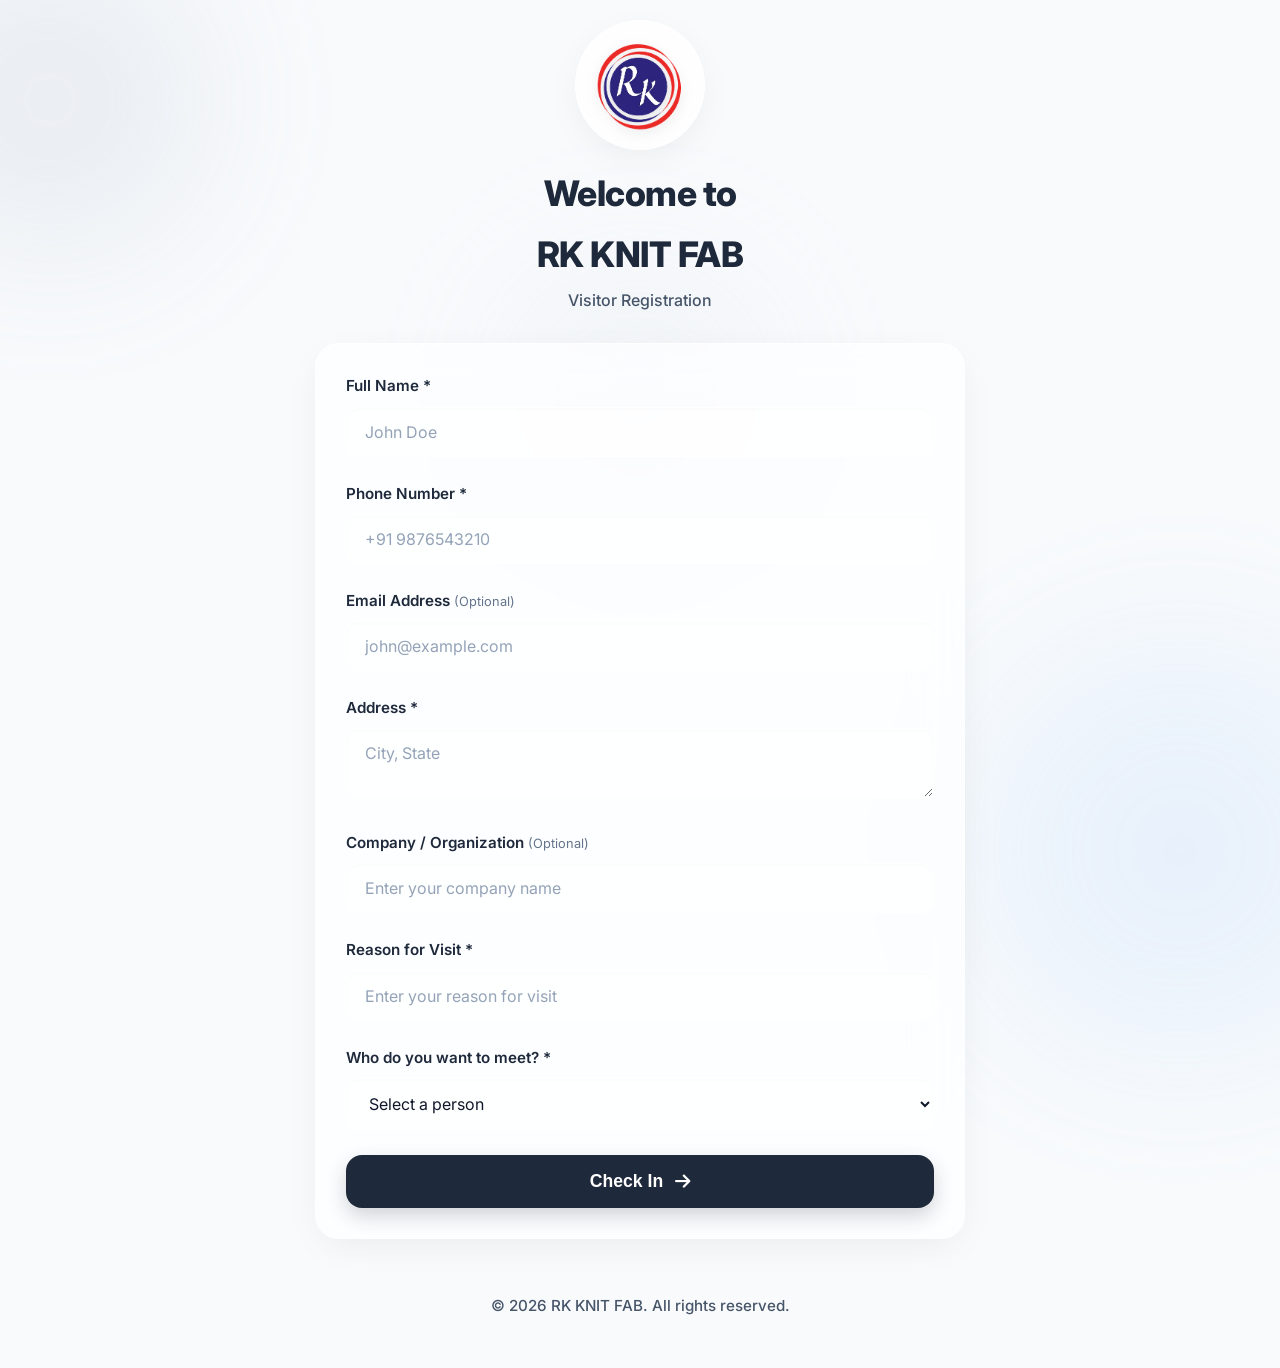
<file: index.html>
<!DOCTYPE html>
<html lang="en">

<head>
    <meta charset="UTF-8">
    <meta name="viewport" content="width=device-width, initial-scale=1.0">
    <title>RK KNIT FAB - Visitor Check-In</title>
    <link rel="stylesheet" href="css/style.css">
    <link href="https://fonts.googleapis.com/css2?family=Inter:wght@300;400;500;600;700&display=swap" rel="stylesheet">
    <link rel="stylesheet" href="https://cdnjs.cloudflare.com/ajax/libs/font-awesome/6.4.0/css/all.min.css">
</head>

<body>
    <div class="bg-shape shape1"></div>
    <div class="bg-shape shape2"></div>
    <div class="bg-shape shape3"></div>

    <div id="holidayBanner" class="holiday-banner" style="display: none;">
        <!-- Banner content will be updated dynamically via JS if needed -->
        <p><i class="fas fa-star"></i> Welcome to RK KNIT FAB. Special Holiday Greetings! <i class="fas fa-star"></i>
        </p>
    </div>

    <main class="form-container">
        <header class="branding">
            <div class="logo-container">
                <!-- Ensure logo.png is placed in the images folder -->
                <img src="images/rk knit fab logo png.png" alt="RK KNIT FAB Logo" id="logoImage"
                    onerror="this.src='https://via.placeholder.com/150/1e3a8a/ffffff?text=RK+KNIT+FAB';">
            </div>
            <h1 class="welcome-text">Welcome to</h1>
            <h1>RK KNIT FAB</h1>
            <p>Visitor Registration</p>
        </header>

        <section id="returningVisitorSection" class="returning-section glass-panel">
            <div class="returning-header">
                <i class="fas fa-history"></i>
                <h3>Visited Recently?</h3>
            </div>
            <p>Select your profile for a quick check-in.</p>
            <div id="returningProfiles" class="profiles-list">
                <!-- Profiles will be injected here via JS -->
            </div>
        </section>

        <form id="checkInForm" class="glass-panel">
            <div class="form-group">
                <label for="fullName">Full Name *</label>
                <input type="text" id="fullName" name="fullName" required placeholder="John Doe">
            </div>

            <div class="form-group">
                <label for="phone">Phone Number *</label>
                <input type="tel" id="phone" name="phone" required placeholder="+91 9876543210">
            </div>

            <div class="form-group">
                <label for="email">Email Address <span class="optional">(Optional)</span></label>
                <input type="email" id="email" name="email" placeholder="john@example.com">
            </div>

            <div class="form-group">
                <label for="address">Address *</label>
                <textarea id="address" name="address" required placeholder="City, State" rows="2"></textarea>
            </div>

            <div class="form-group">
                <label for="company">Company / Organization <span class="optional">(Optional)</span></label>
                <input type="text" id="company" name="company" placeholder="Enter your company name">
            </div>

            <div class="form-group">
                <label for="reason">Reason for Visit *</label>
                <input type="text" id="reason" name="reason" required placeholder="Enter your reason for visit">
            </div>

            <div class="form-group">
                <label for="meetWho">Who do you want to meet? *</label>
                <select id="meetWho" class="custom-select" required onchange="handleMeetWhoChange(this)">
                    <option value="" disabled selected>Select a person</option>
                    <option value="Kartik Sir">Kartik Sir</option>
                    <option value="Mohit Sir">Mohit Sir</option>
                    <option value="Neelam Sharma">Neelam Sharma</option>
                    <option value="Ritu">Ritu</option>
                    <option value="Muskan Ma'am">Muskan Ma'am</option>
                    <option value="Other">Other...</option>
                </select>
                <input type="text" id="meetWhoOther" placeholder="Enter name of the person"
                    style="display: none; margin-top: 10px;">
            </div>

            <div class="form-actions">
                <button type="submit" id="submitBtn" class="primary-btn">
                    <span>Check In</span>
                    <i class="fas fa-arrow-right"></i>
                </button>
            </div>

            <div id="loader" class="loader-container" style="display: none;">
                <div class="spinner"></div>
                <p>Checking you in...</p>
            </div>
            <div id="successMessage" class="success-message" style="display: none;">
                <i class="fas fa-check-circle"></i>
                <h3>Check-in Successful!</h3>
                <p>Welcome to RK KNIT FAB. Someone will be with you shortly.</p>
                <div class="social-request">
                    <p>We'd love to hear about your experience!</p>
                    <a href="https://g.page/r/CdfAzsSmyiUhEBM/review" target="_blank" class="google-review-btn"
                        onclick="trackSocialClick('google')"><i class="fab fa-google"></i> Rate us on Google</a>

                    <p style="margin-top: 20px;">Follow our latest updates:</p>
                    <a href="https://instagram.com/rk_knit_fab" target="_blank" class="instagram-btn"
                        onclick="trackSocialClick('instagram')"><i class="fab fa-instagram"></i> Follow on Instagram</a>
                </div>
                <button type="button" class="secondary-btn" onclick="location.reload()">New Check-In</button>
            </div>
        </form>
        <footer>
            <p>&copy; 2026 RK KNIT FAB. All rights reserved.</p>
        </footer>
    </main>

    <script src="js/form.js"></script>
</body>

</html>
</file>
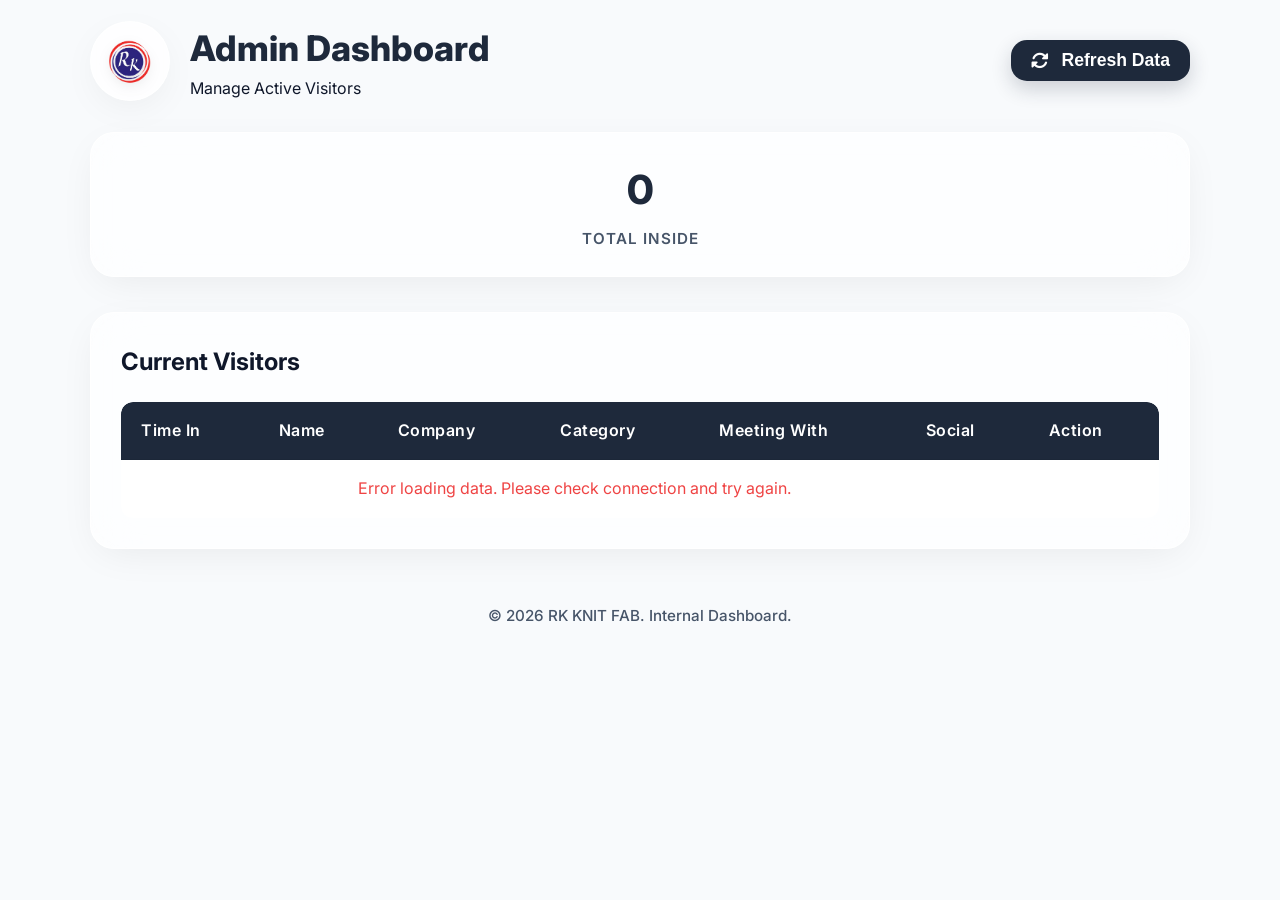
<file: admin.html>
<!DOCTYPE html>
<html lang="en">

<head>
    <meta charset="UTF-8">
    <meta name="viewport" content="width=device-width, initial-scale=1.0">
    <title>Admin Dashboard - RK KNIT FAB</title>
    <link rel="stylesheet" href="css/style.css">
    <link href="https://fonts.googleapis.com/css2?family=Inter:wght@300;400;500;600;700&display=swap" rel="stylesheet">
    <link rel="stylesheet" href="https://cdnjs.cloudflare.com/ajax/libs/font-awesome/6.4.0/css/all.min.css">
</head>

<body>
    <main class="admin-container fade-in">
        <header class="admin-header">
            <div style="display: flex; align-items: center; gap: 20px;">
                <div class="logo-container" style="width: 80px; height: 80px; margin: 0;">
                    <img src="images/rk knit fab logo png.png" alt="RK Logo"
                        onerror="this.src='https://via.placeholder.com/80/1e3a8a/ffffff?text=RK';">
                </div>
                <div>
                    <h1>Admin Dashboard</h1>
                    <p>Manage Active Visitors</p>
                </div>
            </div>
            <div>
                <button id="refreshBtn" class="primary-btn" style="width: auto; padding: 10px 20px;">
                    <i class="fas fa-sync-alt"></i> Refresh Data
                </button>
            </div>
        </header>

        <section class="admin-stats" style="grid-template-columns: 1fr;">
            <div class="stat-card">
                <h3 id="statTotal">0</h3>
                <p>Total Inside</p>
            </div>
        </section>

        <section class="glass-panel">
            <div class="admin-header" style="margin-bottom: 20px;">
                <h2>Current Visitors</h2>

                <div class="loader-container" id="adminLoader" style="padding: 0;">
                    <i class="fas fa-circle-notch fa-spin" style="color: var(--primary-color); font-size: 1.5rem;"></i>
                </div>
            </div>

            <div class="visitors-table-container">
                <table id="visitorsTable">
                    <thead>
                        <tr>
                            <th>Time In</th>
                            <th>Name</th>
                            <th>Company</th>
                            <th>Category</th>
                            <th>Meeting With</th>
                            <th>Social</th>
                            <th>Action</th>
                        </tr>
                    </thead>
                    <tbody id="visitorsTableBody">
                        <tr>
                            <td colspan="6" style="text-align: center; color: #64748b;">Loading visitors...</td>
                        </tr>
                        <!-- Rows dynamically populated by JS -->
                    </tbody>
                </table>
            </div>
        </section>

        <footer>
            <p>&copy; 2026 RK KNIT FAB. Internal Dashboard.</p>
        </footer>
    </main>

    <script src="js/admin.js"></script>
</body>

</html>
</file>
<file: css/style.css>
:root {
    --primary-color: #1e293b;
    /* Sleek dark gray */
    --secondary-color: #3b82f6;
    /* Apple blue */
    --bg-color: #f1f5f9;
    --text-color: #0f172a;
    --border-color: rgba(255, 255, 255, 0.6);
    --glass-bg: rgba(255, 255, 255, 0.7);
    --glass-border: rgba(255, 255, 255, 0.8);
    --shadow: 0 10px 40px -10px rgba(0, 0, 0, 0.08);
    --border-radius: 24px;
}

* {
    box-sizing: border-box;
    margin: 0;
    padding: 0;
}

body {
    font-family: 'Inter', sans-serif;
    background-color: #f8fafc;
    background-image: none;
    background-attachment: fixed;
    color: var(--text-color);
    line-height: 1.6;
    padding: 20px 15px;
    min-height: 100vh;
    display: flex;
    flex-direction: column;
    align-items: center;
    position: relative;
    overflow-x: hidden;
}

/* Animated Background Shapes */
.bg-shape {
    position: fixed;
    border-radius: 50%;
    filter: blur(80px);
    z-index: -1;
    animation: float 15s infinite alternate ease-in-out;
    opacity: 0.15;
}

.shape1 {
    width: 300px;
    height: 300px;
    background: #94a3b8;
    top: -50px;
    left: -100px;
    animation-delay: 0s;
}

.shape2 {
    width: 400px;
    height: 400px;
    background: #93c5fd;
    bottom: -150px;
    right: -100px;
    animation-delay: -5s;
}

.shape3 {
    width: 250px;
    height: 250px;
    background: #cbd5e1;
    top: 30%;
    left: 40%;
    animation-duration: 20s;
}

@keyframes float {
    0% {
        transform: translate(0, 0) scale(1);
    }

    100% {
        transform: translate(50px, 50px) scale(1.1);
    }
}

.holiday-banner {
    width: 100%;
    max-width: 600px;
    background: linear-gradient(135deg, rgba(239, 68, 68, 0.9), rgba(220, 38, 38, 0.9));
    backdrop-filter: blur(10px);
    color: white;
    text-align: center;
    padding: 12px;
    border-radius: var(--border-radius);
    margin-bottom: 20px;
    font-weight: 500;
    box-shadow: var(--shadow);
    border: 1px solid rgba(255, 255, 255, 0.2);
    animation: slideDown 0.5s ease-out;
}

@keyframes slideDown {
    from {
        transform: translateY(-20px);
        opacity: 0;
    }

    to {
        transform: translateY(0);
        opacity: 1;
    }
}

.form-container,
.admin-container {
    width: 100%;
    max-width: 650px;
    margin: 0 auto;
    z-index: 1;
}

.admin-container {
    max-width: 1100px;
}

/* Header */
header.branding {
    text-align: center;
    margin-bottom: 30px;
    animation: fadeIn 0.8s ease-out;
}

.logo-container {
    margin: 0 auto 15px;
    width: 130px;
    height: 130px;
    background: rgba(255, 255, 255, 0.8);
    backdrop-filter: blur(10px);
    border-radius: 50%;
    display: flex;
    align-items: center;
    justify-content: center;
    box-shadow: var(--shadow);
    padding: 15px;
    border: 1px solid var(--border-color);
}

.logo-container img {
    max-width: 100%;
    height: auto;
    filter: drop-shadow(0px 4px 6px rgba(0, 0, 0, 0.1));
}

header.branding h1 {
    font-size: 2.2rem;
    color: var(--primary-color);
    font-weight: 800;
    margin-bottom: 5px;
    letter-spacing: -0.5px;
    text-shadow: 0 2px 4px rgba(255, 255, 255, 0.5);
}

header.branding p {
    color: #475569;
    font-size: 1rem;
    font-weight: 500;
}

/* Glass Panels */
.glass-panel {
    background: var(--glass-bg);
    backdrop-filter: blur(24px) saturate(180%);
    -webkit-backdrop-filter: blur(24px) saturate(180%);
    border: 1px solid var(--glass-border);
    border-radius: var(--border-radius);
    padding: 30px;
    box-shadow: var(--shadow);
    margin-bottom: 25px;
    transition: transform 0.3s ease, box-shadow 0.3s ease;
}

.glass-panel:hover {
    box-shadow: 0 15px 45px -10px rgba(0, 0, 0, 0.12);
}

/* Form Styles */
.form-group {
    margin-bottom: 25px;
}

.form-group label {
    display: block;
    margin-bottom: 8px;
    font-weight: 600;
    font-size: 0.95rem;
    color: var(--primary-color);
}

.optional {
    color: #64748b;
    font-weight: 400;
    font-size: 0.8rem;
}

input[type="text"],
input[type="tel"],
input[type="email"],
textarea,
select {
    width: 100%;
    padding: 14px 18px;
    background: rgba(255, 255, 255, 0.6);
    border: 1px solid rgba(255, 255, 255, 0.8);
    border-radius: 12px;
    font-size: 1rem;
    font-family: 'Inter', sans-serif;
    color: var(--text-color);
    transition: all 0.3s ease;
    box-shadow: inset 0 2px 4px rgba(0, 0, 0, 0.02);
}

input::placeholder,
textarea::placeholder {
    color: #94a3b8;
}

input:focus,
textarea:focus,
select:focus {
    outline: none;
    background: rgba(255, 255, 255, 0.9);
    border-color: var(--primary-color);
    box-shadow: 0 0 0 4px rgba(26, 54, 93, 0.1);
    transform: translateY(-1px);
}

textarea {
    resize: vertical;
}

/* File Upload input */
.file-upload-wrapper {
    position: relative;
    width: 100%;
    height: 120px;
    border: 2px dashed rgba(26, 54, 93, 0.3);
    border-radius: 12px;
    background: rgba(255, 255, 255, 0.4);
    display: flex;
    align-items: center;
    justify-content: center;
    transition: all 0.3s ease;
    cursor: pointer;
    overflow: hidden;
}

.file-upload-wrapper:hover {
    background: rgba(255, 255, 255, 0.8);
    border-color: var(--primary-color);
}

.file-upload-wrapper input[type="file"] {
    position: absolute;
    width: 100%;
    height: 100%;
    opacity: 0;
    cursor: pointer;
    z-index: 2;
}

.file-upload-text {
    text-align: center;
    color: var(--primary-color);
    z-index: 1;
    pointer-events: none;
    display: flex;
    flex-direction: column;
    align-items: center;
    gap: 8px;
}

.file-upload-text i {
    font-size: 2rem;
    color: var(--secondary-color);
}

.file-upload-text span {
    font-weight: 500;
    font-size: 0.95rem;
}

/* Category Grid (Radios) */
.category-grid {
    display: grid;
    grid-template-columns: repeat(auto-fit, minmax(110px, 1fr));
    gap: 12px;
}

.category-grid input[type="radio"] {
    display: none;
}

.category-card {
    display: flex;
    flex-direction: column;
    align-items: center;
    justify-content: center;
    padding: 16px 12px;
    background: rgba(255, 255, 255, 0.5);
    border: 1px solid rgba(255, 255, 255, 0.8);
    border-radius: 15px;
    cursor: pointer;
    transition: all 0.3s cubic-bezier(0.4, 0, 0.2, 1);
    text-align: center;
    font-size: 0.9rem;
    font-weight: 600;
    color: #475569;
    box-shadow: 0 4px 6px rgba(0, 0, 0, 0.02);
}

.category-card i {
    font-size: 1.6rem;
    margin-bottom: 10px;
    color: #64748b;
    transition: all 0.3s;
}

.category-card:hover {
    background: rgba(255, 255, 255, 0.9);
    transform: translateY(-2px);
    box-shadow: 0 6px 12px rgba(0, 0, 0, 0.05);
}

.category-grid input[type="radio"]:checked+.category-card {
    background: var(--secondary-color);
    color: white;
    border-color: transparent;
    box-shadow: 0 8px 20px rgba(59, 130, 246, 0.3);
    transform: translateY(-3px);
}

.category-grid input[type="radio"]:checked+.category-card i {
    color: white;
}

/* Buttons */
.primary-btn {
    width: 100%;
    padding: 16px;
    background: var(--primary-color);
    color: white;
    border: none;
    border-radius: 16px;
    font-size: 1.1rem;
    font-weight: 600;
    cursor: pointer;
    transition: all 0.3s cubic-bezier(0.4, 0, 0.2, 1);
    display: flex;
    justify-content: center;
    align-items: center;
    gap: 12px;
    box-shadow: 0 8px 20px rgba(30, 41, 59, 0.2);
}

.primary-btn:hover {
    transform: translateY(-2px);
    box-shadow: 0 12px 25px rgba(30, 41, 59, 0.3);
    background: #0f172a;
}

.secondary-btn {
    width: 100%;
    padding: 14px;
    background: rgba(255, 255, 255, 0.8);
    color: var(--primary-color);
    border: 1px solid var(--primary-color);
    border-radius: 12px;
    font-size: 1rem;
    font-weight: 600;
    cursor: pointer;
    transition: all 0.3s ease;
    margin-top: 12px;
}

.secondary-btn:hover {
    background: var(--primary-color);
    color: white;
}

/* Returning Visitor Section */
.returning-section {
    display: none;
}

.returning-header {
    display: flex;
    align-items: center;
    gap: 12px;
    margin-bottom: 8px;
    color: var(--primary-color);
}

.profiles-list {
    display: flex;
    flex-wrap: wrap;
    gap: 12px;
    margin-top: 15px;
}

.profile-chip {
    padding: 10px 18px;
    background: rgba(255, 255, 255, 0.8);
    border: 1px solid rgba(255, 255, 255, 0.9);
    border-radius: 30px;
    font-size: 0.95rem;
    font-weight: 500;
    cursor: pointer;
    display: flex;
    align-items: center;
    gap: 10px;
    transition: all 0.3s;
    box-shadow: 0 4px 6px rgba(0, 0, 0, 0.03);
}

.profile-chip:hover {
    border-color: var(--primary-color);
    background: white;
    transform: translateY(-2px);
    box-shadow: 0 6px 12px rgba(0, 0, 0, 0.08);
    color: var(--primary-color);
}

/* Loader */
.loader-container {
    text-align: center;
    padding: 30px;
}

.spinner {
    width: 50px;
    height: 50px;
    border: 5px solid rgba(255, 255, 255, 0.5);
    border-left-color: var(--primary-color);
    border-radius: 50%;
    margin: 0 auto 20px;
    animation: spin 1s linear infinite;
    box-shadow: 0 0 15px rgba(26, 54, 93, 0.2);
}

@keyframes spin {
    0% {
        transform: rotate(0deg);
    }

    100% {
        transform: rotate(360deg);
    }
}

/* Success Message */
.success-message {
    text-align: center;
    padding: 30px 10px;
    animation: fadeIn 0.5s;
}

.success-message i.fa-check-circle {
    font-size: 5rem;
    color: #10b981;
    margin-bottom: 20px;
    text-shadow: 0 4px 10px rgba(16, 185, 129, 0.3);
}

.success-message h3 {
    color: var(--primary-color);
    margin-bottom: 12px;
    font-size: 1.8rem;
}

.action-btn {
    display: inline-flex;
    align-items: center;
    justify-content: center;
    width: 34px;
    height: 34px;
    border-radius: 8px;
    text-decoration: none;
    color: white;
    transition: all 0.2s;
}

.wa-notify-btn {
    background: #25D366;
    box-shadow: 0 4px 6px rgba(37, 211, 102, 0.2);
}

.wa-notify-btn:hover {
    background: #128C7E;
    transform: translateY(-2px);
    box-shadow: 0 6px 12px rgba(37, 211, 102, 0.3);
}

.social-request {
    margin: 30px 0;
    padding: 25px;
    background: rgba(255, 255, 255, 0.6);
    border-radius: 16px;
    border: 1px solid var(--border-color);
    box-shadow: inset 0 2px 4px rgba(0, 0, 0, 0.02);
}

.google-review-btn {
    display: inline-flex;
    align-items: center;
    gap: 10px;
    margin-top: 15px;
    padding: 12px 25px;
    background: white;
    color: #334155;
    border: 1px solid #e2e8f0;
    text-decoration: none;
    border-radius: 30px;
    font-weight: 600;
    font-size: 1.05rem;
    transition: all 0.3s;
    box-shadow: 0 4px 6px rgba(0, 0, 0, 0.03);
}

.google-review-btn:hover {
    transform: translateY(-2px);
    box-shadow: 0 6px 12px rgba(0, 0, 0, 0.08);
    border-color: #cbd5e1;
}

.instagram-btn {
    display: inline-flex;
    align-items: center;
    gap: 10px;
    margin-top: 15px;
    padding: 12px 25px;
    background: linear-gradient(45deg, #f09433 0%, #e6683c 25%, #dc2743 50%, #cc2366 75%, #bc1888 100%);
    color: white;
    text-decoration: none;
    border-radius: 30px;
    font-weight: 600;
    font-size: 1.05rem;
    transition: all 0.3s;
    box-shadow: 0 6px 15px rgba(220, 39, 67, 0.3);
}

.instagram-btn:hover {
    transform: scale(1.05) translateY(-2px);
    box-shadow: 0 8px 20px rgba(220, 39, 67, 0.4);
}

/* Admin Specific */
.admin-header {
    display: flex;
    justify-content: space-between;
    align-items: center;
    margin-bottom: 30px;
}

.admin-header h1 {
    color: var(--primary-color);
    font-size: 2.2rem;
    font-weight: 800;
}

.admin-stats {
    display: flex;
    gap: 25px;
    margin-bottom: 35px;
}

.stat-card {
    flex: 1;
    background: var(--glass-bg);
    backdrop-filter: blur(24px) saturate(180%);
    -webkit-backdrop-filter: blur(24px) saturate(180%);
    padding: 25px;
    border-radius: var(--border-radius);
    text-align: center;
    box-shadow: var(--shadow);
    border: 1px solid var(--glass-border);
    transition: transform 0.3s ease;
}

.stat-card:hover {
    transform: translateY(-5px);
}

.stat-card h3 {
    font-size: 2.5rem;
    color: var(--primary-color);
    font-weight: 800;
    margin-bottom: 5px;
}

.stat-card p {
    color: #475569;
    font-size: 0.95rem;
    font-weight: 600;
    text-transform: uppercase;
    letter-spacing: 1px;
}

.visitors-table-container {
    overflow-x: auto;
    border-radius: 12px;
}

table {
    width: 100%;
    border-collapse: collapse;
    background: rgba(255, 255, 255, 0.7);
    border-radius: 12px;
    overflow: hidden;
}

th,
td {
    padding: 16px 20px;
    text-align: left;
    border-bottom: 1px solid rgba(0, 0, 0, 0.05);
}

th {
    background-color: var(--primary-color);
    color: white;
    font-weight: 600;
    letter-spacing: 0.5px;
}

tr:last-child td {
    border-bottom: none;
}

.table-row {
    transition: background-color 0.2s;
}

.table-row:hover {
    background-color: rgba(255, 255, 255, 0.9);
}

.badge {
    padding: 6px 12px;
    border-radius: 20px;
    font-size: 0.85rem;
    font-weight: 600;
    display: inline-block;
}

.badge-visitor {
    background: #e0f2fe;
    color: #0284c7;
}

.badge-client {
    background: #dcfce7;
    color: #16a34a;
}

.badge-courier {
    background: #fef9c3;
    color: #ca8a04;
}

.badge-delivery {
    background: #ffedd5;
    color: #ea580c;
}

.badge-other {
    background: #f3f4f6;
    color: #4b5563;
}

.checkout-btn {
    padding: 8px 16px;
    background: linear-gradient(135deg, var(--secondary-color), #b91c1c);
    color: white;
    border: none;
    border-radius: 8px;
    cursor: pointer;
    font-size: 0.9rem;
    font-weight: 600;
    transition: all 0.2s;
    box-shadow: 0 4px 6px rgba(239, 68, 68, 0.2);
}

.checkout-btn:hover {
    transform: translateY(-2px);
    box-shadow: 0 6px 12px rgba(239, 68, 68, 0.3);
}

.checkout-btn:disabled {
    background: #cbd5e1;
    box-shadow: none;
    cursor: not-allowed;
    transform: none;
}

footer {
    text-align: center;
    padding: 30px;
    color: #475569;
    font-size: 0.95rem;
    margin-top: auto;
    font-weight: 500;
    z-index: 1;
}

/* Animations */
.fade-in {
    animation: fadeIn 0.6s ease-out;
}

@keyframes fadeIn {
    from {
        opacity: 0;
        transform: translateY(20px);
    }

    to {
        opacity: 1;
        transform: translateY(0);
    }
}

/* Responsive */
@media (max-width: 768px) {
    .admin-stats {
        flex-direction: column;
    }

    .admin-header {
        flex-direction: column;
        text-align: center;
        gap: 20px;
    }

    .glass-panel {
        padding: 20px;
    }

    header.branding h1 {
        font-size: 1.8rem;
    }
}
</file>
